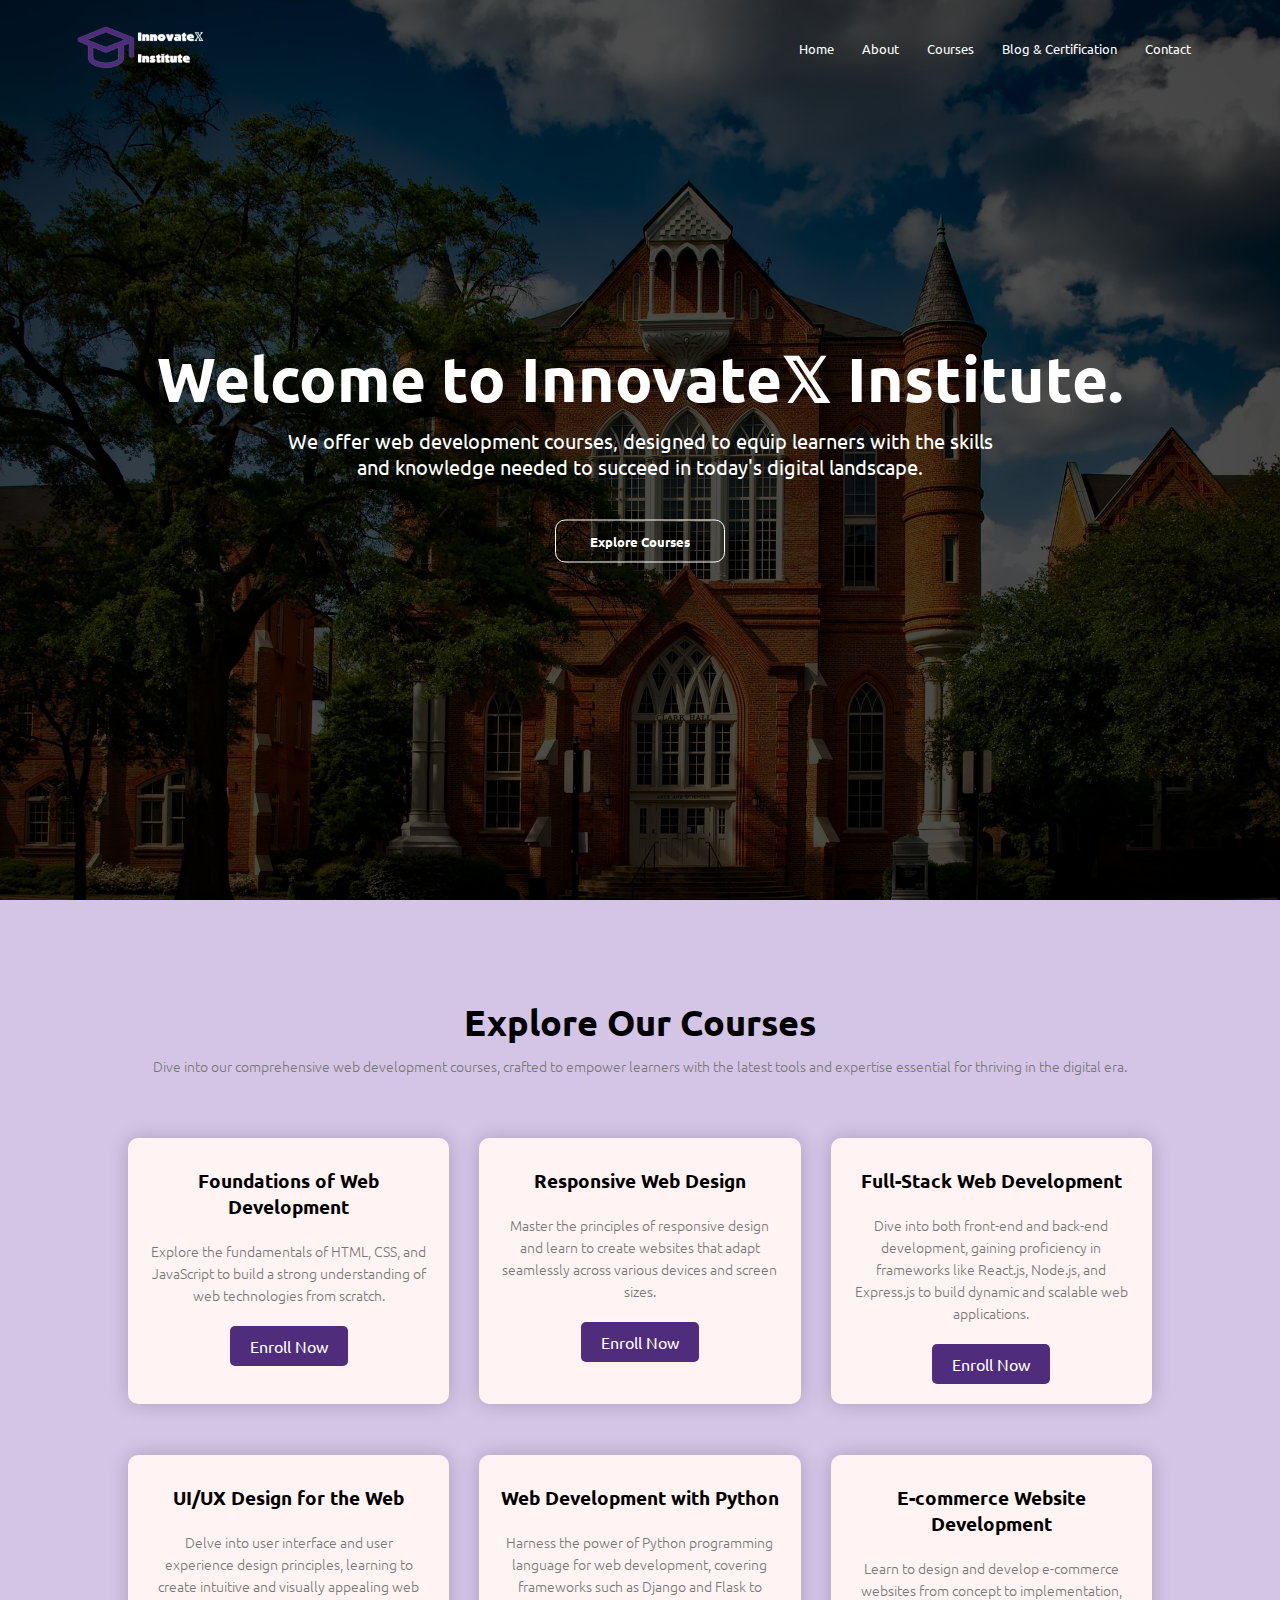
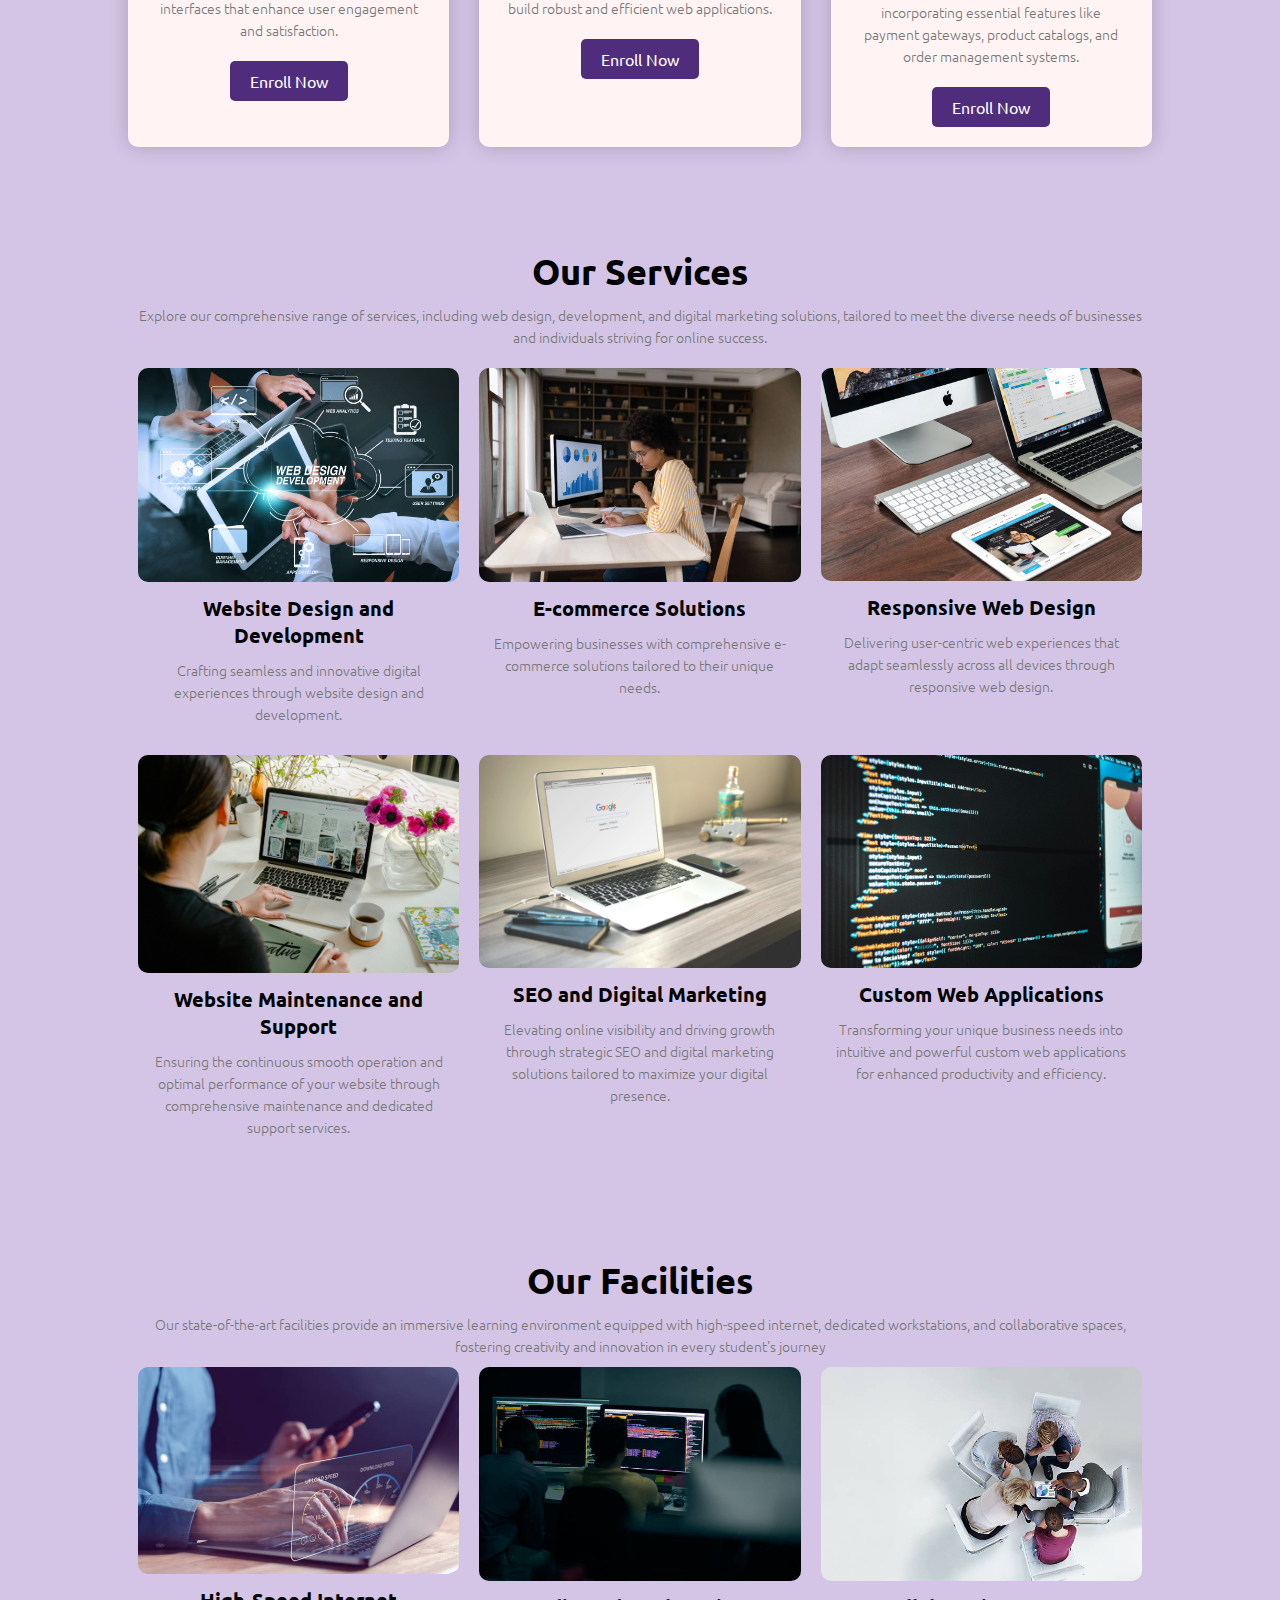
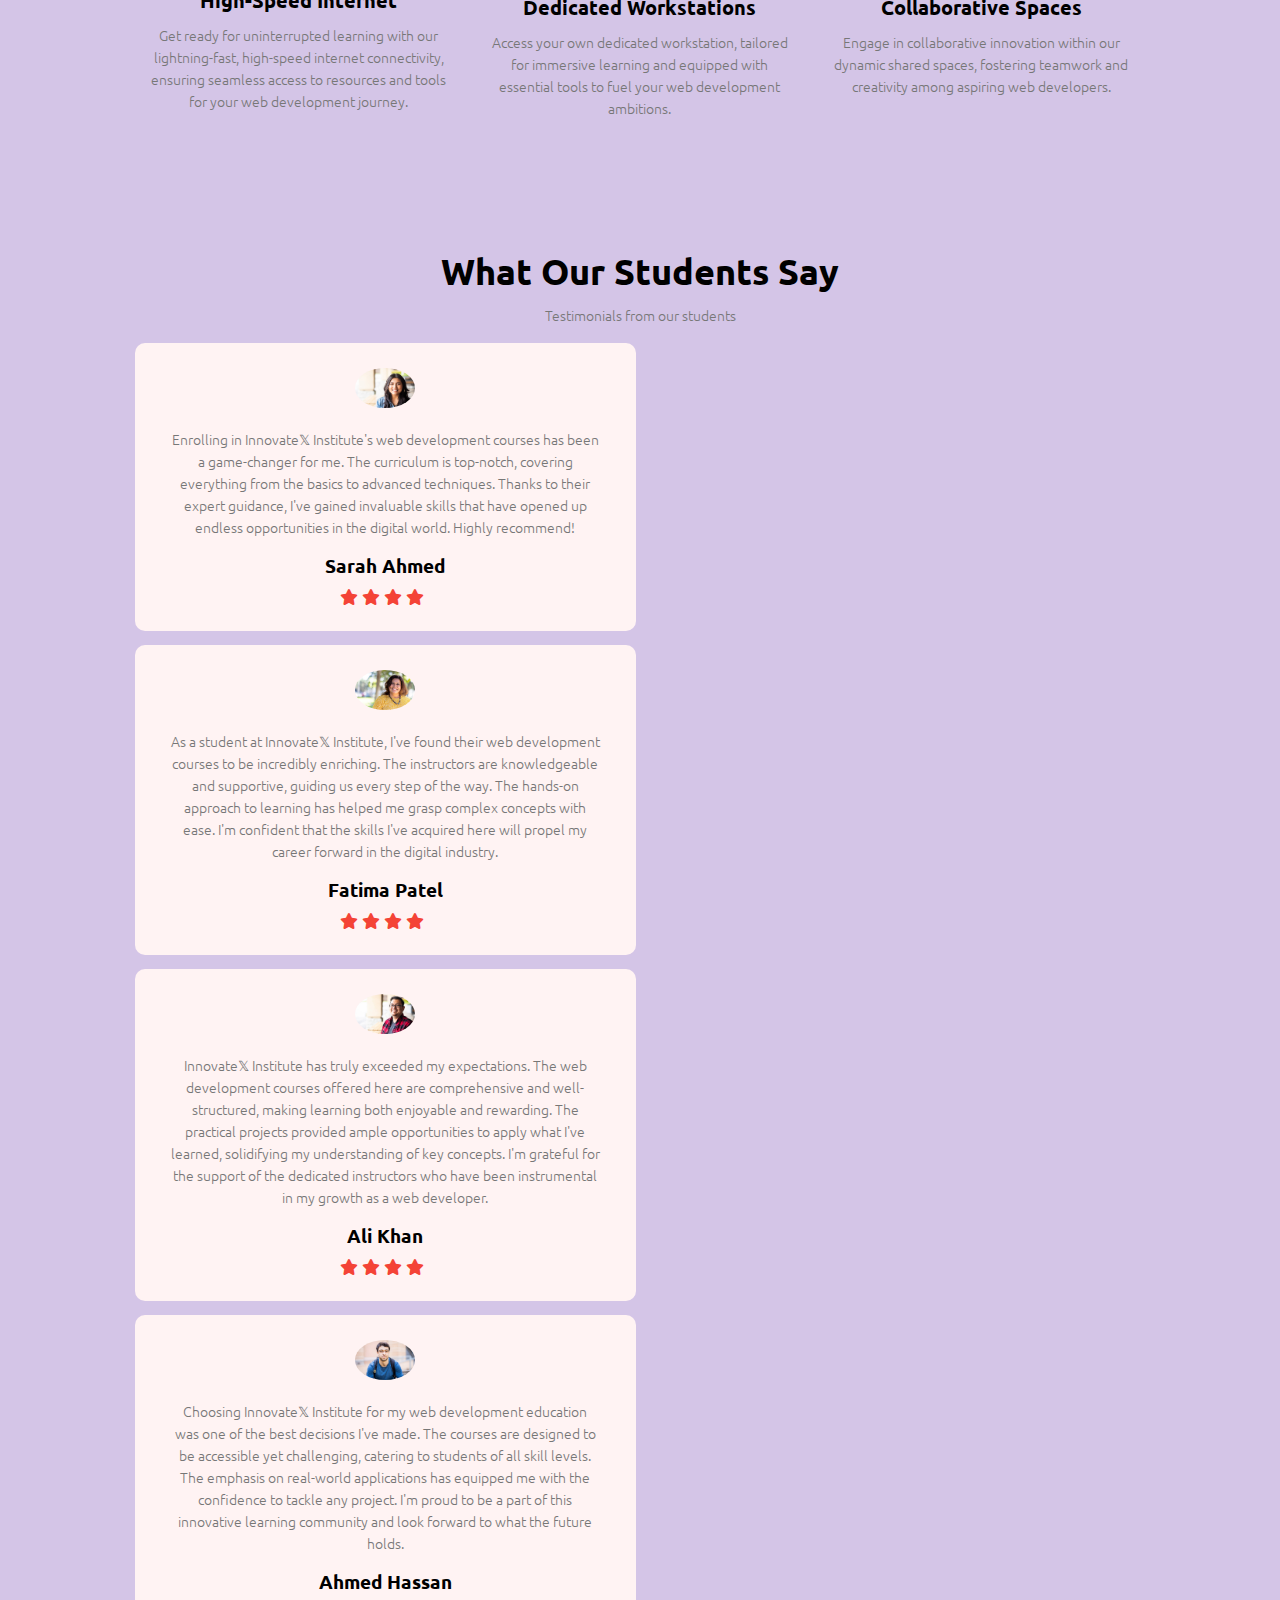
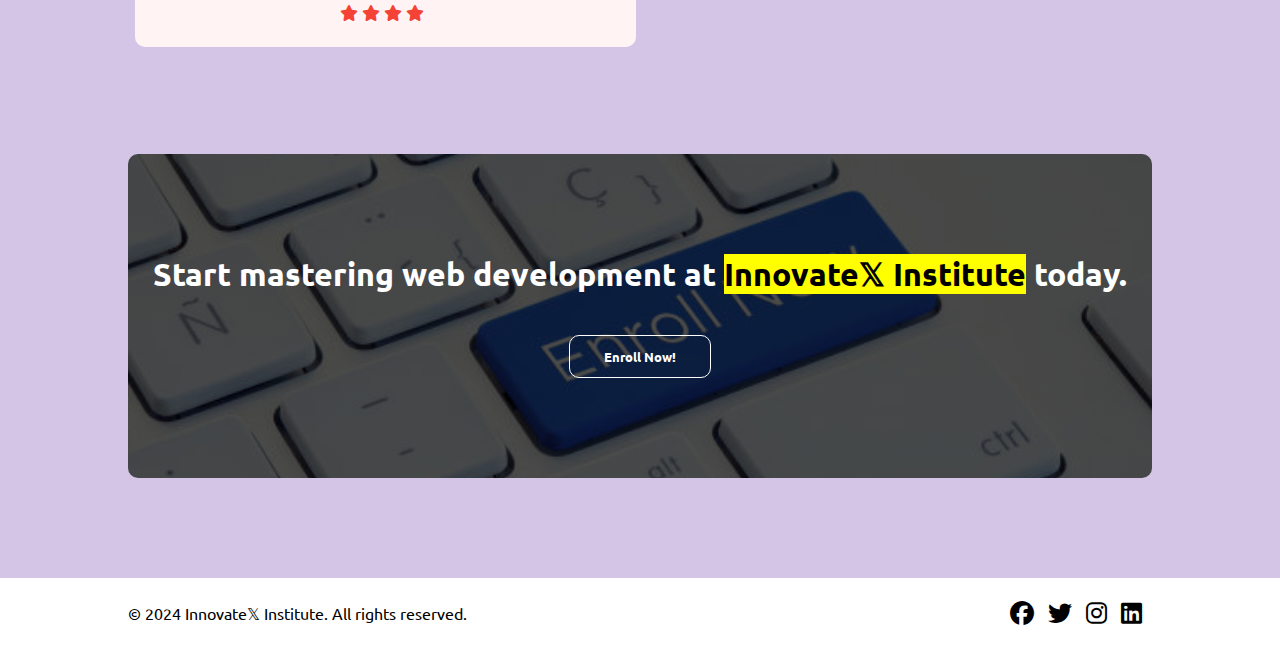
<file: index.html>
<!DOCTYPE html>
<html lang="en">

<head>
    <meta charset="UTF-8">
    <meta name="viewport" content="width=device-width, initial-scale=1.0">
    <title>Innovate𝕏 Institute</title>
    <!-- Favicon -->
    <link rel="shortcut icon" href="favicon.png" type="image/x-icon">
    <!-- CSS Only -->
    <link rel="stylesheet" href="style.css">
    <!-- Font Awesome -->
    <link rel="stylesheet" href="https://cdnjs.cloudflare.com/ajax/libs/font-awesome/6.5.1/css/all.min.css" />
</head>

<body>
    <!-- Header Section -->
    <section class="header">
        <nav>
            <a href="index.html"><img src="logo2.png" alt="Innovate𝕏 Institute"></a>
            <div class="nav-links" id="navLinks">
                <i class="fa fa-times" aria-hidden="true" onclick="hideMenu()" id="closeIcon"></i>
                <ul>
                    <li><a href="index.html">Home</a></li>
                    <li><a href="about.html">About</a></li>
                    <li><a href="courses.html">Courses</a></li>
                    <li><a href="blog.html">Blog & Certification</a></li>
                    <li><a href="contact.html">Contact</a></li>
                </ul>
            </div>
            <i class="fa fa-bars" aria-hidden="true" onclick="showMenu()" id="menuIcon"></i>
        </nav>
        <!-- Text - Box Section -->
        <div class="text-box">
            <h1>
                Welcome to Innovate𝕏 Institute.
            </h1>
            <p>We offer web development courses, designed to equip learners with the skills <br>
                and knowledge needed to succeed in today's digital landscape.</p>
            <a href="#course" class="hero-btn">Explore Courses</a>
        </div>
    </section>
    <!-- Course Section -->
    <section class="course" id="course">
        <h1>
            Explore Our Courses
        </h1>
        <p>Dive into our comprehensive web development courses, crafted to empower learners with the latest tools and
            expertise essential for thriving in the digital era.</p>
        <div class="row">
            <div class="course-col">
                <h3>Foundations of Web Development</h3>
                <p>Explore the fundamentals of HTML, CSS, and JavaScript to build a strong understanding of web
                    technologies from scratch.</p>
                <button class="course-button">Enroll Now</button>
            </div>
            <div class="course-col">
                <h3>Responsive Web Design</h3>
                <p>Master the principles of responsive design and learn to create websites that adapt seamlessly across
                    various devices and screen sizes.</p>
                <button class="course-button">Enroll Now</button>
            </div>
            <div class="course-col">
                <h3>Full-Stack Web Development</h3>
                <p>Dive into both front-end and back-end development, gaining proficiency in frameworks like React.js,
                    Node.js, and Express.js to build dynamic and scalable web applications.</p>
                <button class="course-button">Enroll Now</button>
            </div>
            <div class="course-col">
                <h3>UI/UX Design for the Web</h3>
                <p>Delve into user interface and user experience design principles, learning to create intuitive and
                    visually appealing web interfaces that enhance user engagement and satisfaction.</p>
                <button class="course-button">Enroll Now</button>
            </div>
            <div class="course-col">
                <h3>Web Development with Python</h3>
                <p>Harness the power of Python programming language for web development, covering frameworks such as
                    Django and Flask to build robust and efficient web applications.</p>
                <button class="course-button">Enroll Now</button>
            </div>
            <div class="course-col">
                <h3>E-commerce Website Development</h3>
                <p>Learn to design and develop e-commerce websites from concept to implementation, incorporating
                    essential features like payment gateways, product catalogs, and order management systems.</p>
                <button class="course-button">Enroll Now</button>
            </div>
        </div>
    </section>
    <!-- Services Section -->
    <section class="services">
        <h1>Our Services</h1>
        <p>Explore our comprehensive range of services, including web design, development, and digital marketing
            solutions, tailored to meet the diverse needs of businesses and individuals striving for online success.</p>
        <div class="row">
            <div class="service-col">
                <img src="Website Design and Development.jpg" alt="">
                <h3>Website Design and Development</h3>
                <p>Crafting seamless and innovative digital experiences through website design and development.</p>
            </div>
            <div class="service-col">
                <img src="E-commerce Solutions.jpg" alt="">
                <div class="layer">
                    <h3>E-commerce Solutions</h3>
                    <p>Empowering businesses with comprehensive e-commerce solutions tailored to their unique needs.</p>
                </div>
            </div>
            <div class="service-col">
                <img src="Responsive Web Design.jpg" alt="">
                <div class="layer">
                    <h3>Responsive Web Design</h3>
                    <p>Delivering user-centric web experiences that adapt seamlessly across all devices through
                        responsive web design.</p>
                </div>
            </div>
            <div class="service-col">
                <img src="Website Maintenance and Support.jpg" alt="">
                <div class="layer">
                    <h3>Website Maintenance and Support</h3>
                    <p>Ensuring the continuous smooth operation and optimal performance of your website through
                        comprehensive maintenance and dedicated support services.</p>
                </div>
            </div>
            <div class="service-col">
                <img src="SEO and Digital Marketing.jpg" alt="">
                <div class="layer">
                    <h3>SEO and Digital Marketing</h3>
                    <p>Elevating online visibility and driving growth through strategic SEO and digital marketing
                        solutions tailored to maximize your digital presence.</p>
                </div>
            </div>
            <div class="service-col">
                <img src="Custom Web Applications.jpg" alt="">
                <div class="layer">
                    <h3>Custom Web Applications</h3>
                    <p>Transforming your unique business needs into intuitive and powerful custom web applications for
                        enhanced productivity and efficiency.</p>
                </div>
            </div>
        </div>
    </section>
    <!-- Facilities Section -->
    <section class="facilities">
        <h1>Our Facilities</h1>
        <p>Our state-of-the-art facilities provide an immersive learning environment equipped with high-speed internet,
            dedicated workstations, and collaborative spaces, fostering creativity and innovation in every student's
            journey</p>
        <div class="row">
            <div class="facilities-col">
                <img src="High-Speed Internet.jpg" alt="Collaborative Spaces">
                <h3>High-Speed Internet</h3>
                <p>Get ready for uninterrupted learning with our lightning-fast, high-speed internet connectivity,
                    ensuring seamless access to resources and tools for your web development journey.</p>
            </div>
            <div class="facilities-col">
                <img src="Dedicated Workstations.jpg" alt="Collaborative Spaces">
                <h3>Dedicated Workstations</h3>
                <p>Access your own dedicated workstation, tailored for immersive learning and equipped with essential
                    tools to fuel your web development ambitions.</p>
            </div>
            <div class="facilities-col">
                <img src="Collaborative Spaces.jpg" alt="Collaborative Spaces">
                <h3>Collaborative Spaces</h3>
                <p>Engage in collaborative innovation within our dynamic shared spaces, fostering teamwork and
                    creativity among aspiring web developers.</p>
            </div>
        </div>
    </section>
    <!-- Testimonial Section -->
    <section class="testimonials">
        <h1>What Our Students Say</h1>
        <p>Testimonials from our students</p>
        <div class="row">
            <div class="testimonial-col">
                <img src="user 1.jpg" alt="">
                <div>
                    <p>Enrolling in Innovate𝕏 Institute's web development courses has been a game-changer for me. The
                        curriculum is top-notch, covering everything from the basics to advanced techniques. Thanks to
                        their expert guidance, I've gained invaluable skills that have opened up endless opportunities
                        in the digital world. Highly recommend!</p>
                    <h3>Sarah Ahmed</h3>
                    <i class="fa fa-star" aria-hidden="true"></i>
                    <i class="fa fa-star" aria-hidden="true"></i>
                    <i class="fa fa-star" aria-hidden="true"></i>
                    <i class="fa fa-star" aria-hidden="true"></i>
                </div>
            </div>
            <div class="testimonial-col">
                <img src="user 2.jpg" alt="">
                <div>
                    <p>As a student at Innovate𝕏 Institute, I've found their web development courses to be incredibly
                        enriching. The instructors are knowledgeable and supportive, guiding us every step of the way.
                        The hands-on approach to learning has helped me grasp complex concepts with ease. I'm confident
                        that the skills I've acquired here will propel my career forward in the digital industry.</p>
                    <h3>Fatima Patel</h3>
                    <i class="fa fa-star" aria-hidden="true"></i>
                    <i class="fa fa-star" aria-hidden="true"></i>
                    <i class="fa fa-star" aria-hidden="true"></i>
                    <i class="fa fa-star" aria-hidden="true"></i>
                </div>
            </div>
            <div class="testimonial-col">
                <img src="user 3.jpg" alt="">
                <div>
                    <p>Innovate𝕏 Institute has truly exceeded my expectations. The web development courses offered here
                        are comprehensive and well-structured, making learning both enjoyable and rewarding. The
                        practical projects provided ample opportunities to apply what I've learned, solidifying my
                        understanding of key concepts. I'm grateful for the support of the dedicated instructors who
                        have been instrumental in my growth as a web developer.</p>
                    <h3>Ali Khan</h3>
                    <i class="fa fa-star" aria-hidden="true"></i>
                    <i class="fa fa-star" aria-hidden="true"></i>
                    <i class="fa fa-star" aria-hidden="true"></i>
                    <i class="fa fa-star" aria-hidden="true"></i>
                </div>
            </div>
            <div class="testimonial-col">
                <img src="user 4.jpg" alt="">
                <div>
                    <p>Choosing Innovate𝕏 Institute for my web development education was one of the best decisions I've
                        made. The courses are designed to be accessible yet challenging, catering to students of all
                        skill levels. The emphasis on real-world applications has equipped me with the confidence to
                        tackle any project. I'm proud to be a part of this innovative learning community and look
                        forward to what the future holds.</p>
                    <h3>Ahmed Hassan</h3>
                    <i class="fa fa-star" aria-hidden="true"></i>
                    <i class="fa fa-star" aria-hidden="true"></i>
                    <i class="fa fa-star" aria-hidden="true"></i>
                    <i class="fa fa-star" aria-hidden="true"></i>
                </div>
            </div>
        </div>
    </section>
    <!-- Call To Action Section -->
    <section class="cta">
        <h1>Start mastering web development at <mark>Innovate𝕏 Institute</mark> today.</h1>
        <a href="" class="hero-btn">Enroll Now!</a>
    </section>
    <!-- Footer Section -->
    <footer class="footer">
        <div class="footer-content">
            <p>&copy; 2024 Innovate𝕏 Institute. All rights reserved.</p>
            <div class="social-icons">
                <a href="#"><i class="fab fa-facebook"></i></a>
                <a href="#"><i class="fab fa-twitter"></i></a>
                <a href="#"><i class="fab fa-instagram"></i></a>
                <a href="#"><i class="fab fa-linkedin"></i></a>
            </div>
        </div>
    </footer>
    <!-- JavaScript Code For Toggle Menu -->
    <script src="script.js"></script>
</body>

</html>
</file>
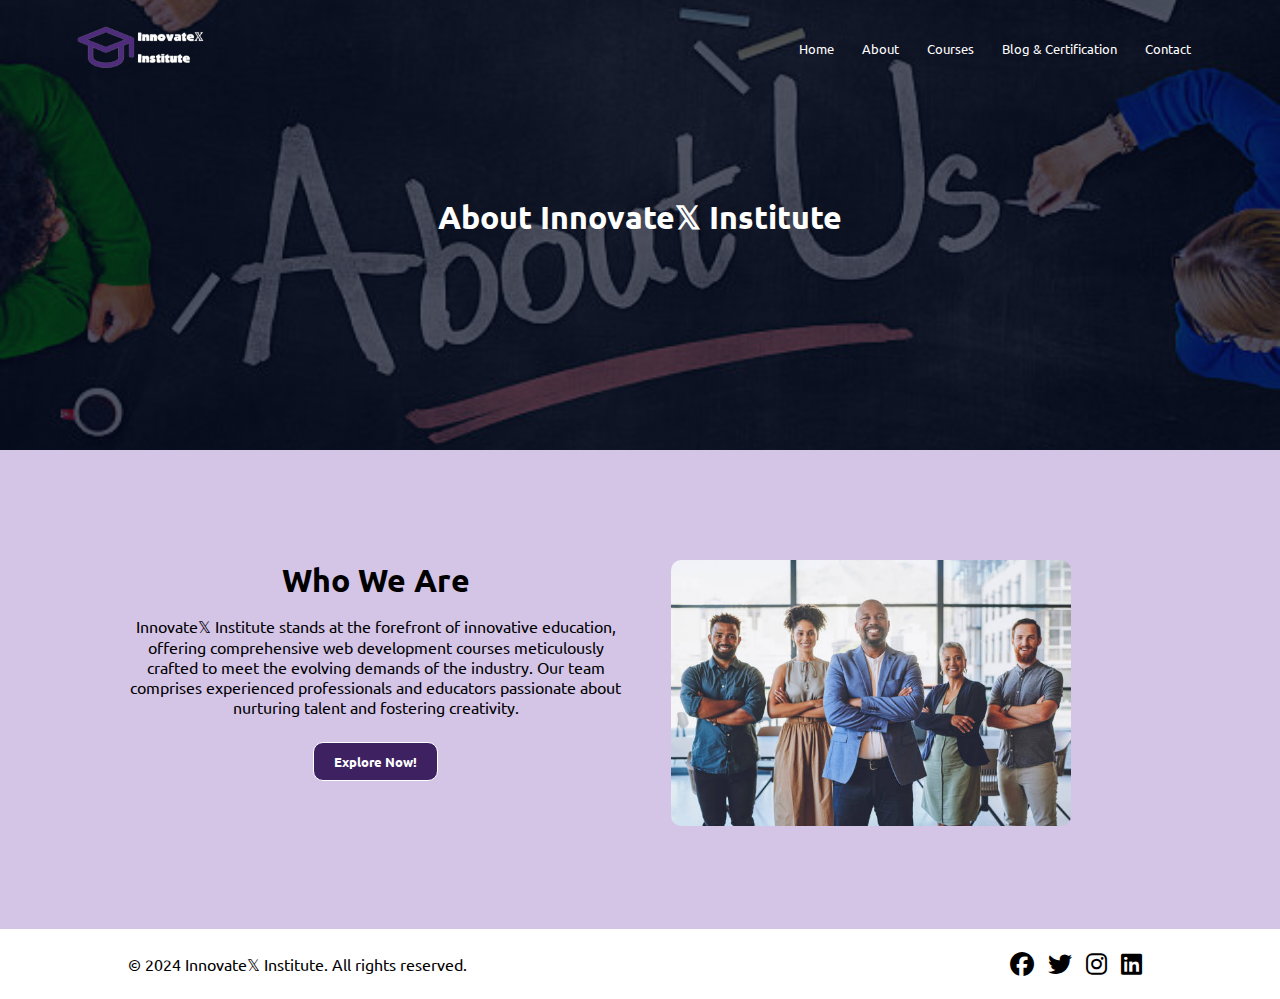
<file: about.html>
<!DOCTYPE html>
<html lang="en">

<head>
    <meta charset="UTF-8">
    <meta name="viewport" content="width=device-width, initial-scale=1.0">
    <title>Innovate𝕏 Institute - About</title>
    <!-- Favicon -->
    <link rel="shortcut icon" href="favicon.png" type="image/x-icon">
    <!-- CSS Only -->
    <link rel="stylesheet" href="style.css">
    <!-- Font Awesome -->
    <link rel="stylesheet" href="https://cdnjs.cloudflare.com/ajax/libs/font-awesome/6.5.1/css/all.min.css" />
</head>

<body>
    <!-- Header Section -->
    <section class="sub-header">
        <nav>
            <a href="index.html"><img src="logo2.png" alt="Innovate𝕏 Institute"></a>
            <div class="nav-links" id="navLinks">
                <i class="fa fa-times" aria-hidden="true" onclick="hideMenu()" id="closeIcon"></i>
                <ul>
                    <li><a href="index.html">Home</a></li>
                    <li><a href="about.html">About</a></li>
                    <li><a href="courses.html">Courses</a></li>
                    <li><a href="blog.html">Blog & Certification</a></li>
                    <li><a href="contact.html">Contact</a></li>
                </ul>
            </div>
            <i class="fa fa-bars" aria-hidden="true" onclick="showMenu()" id="menuIcon"></i>
        </nav>
        <h1>About Innovate𝕏 Institute</h1>
    </section>
    <!-- About Us Content -->
    <section class="about-us">
        <div class="row">
            <div class="about-col">
                <h1>Who We Are</h1>
                <p>Innovate𝕏 Institute stands at the forefront of innovative education, offering comprehensive web
                    development courses meticulously crafted to meet the evolving demands of the industry. Our team
                    comprises experienced professionals and educators passionate about nurturing talent and fostering
                    creativity.</p>
                <a href="" class="hero-btn red-btn">Explore Now!</a>
            </div>
            <div class="about-col">
                <img src="who we are.jpg" alt="">
            </div>
        </div>
    </section>
    <!-- Footer Section -->
    <footer class="footer">
        <div class="footer-content">
            <p>&copy; 2024 Innovate𝕏 Institute. All rights reserved.</p>
            <div class="social-icons">
                <a href="#"><i class="fab fa-facebook"></i></a>
                <a href="#"><i class="fab fa-twitter"></i></a>
                <a href="#"><i class="fab fa-instagram"></i></a>
                <a href="#"><i class="fab fa-linkedin"></i></a>
            </div>
        </div>
    </footer>
    <!-- JavaScript Code For Toggle Menu -->
    <script src="script.js"></script>
</body>

</html>
</file>
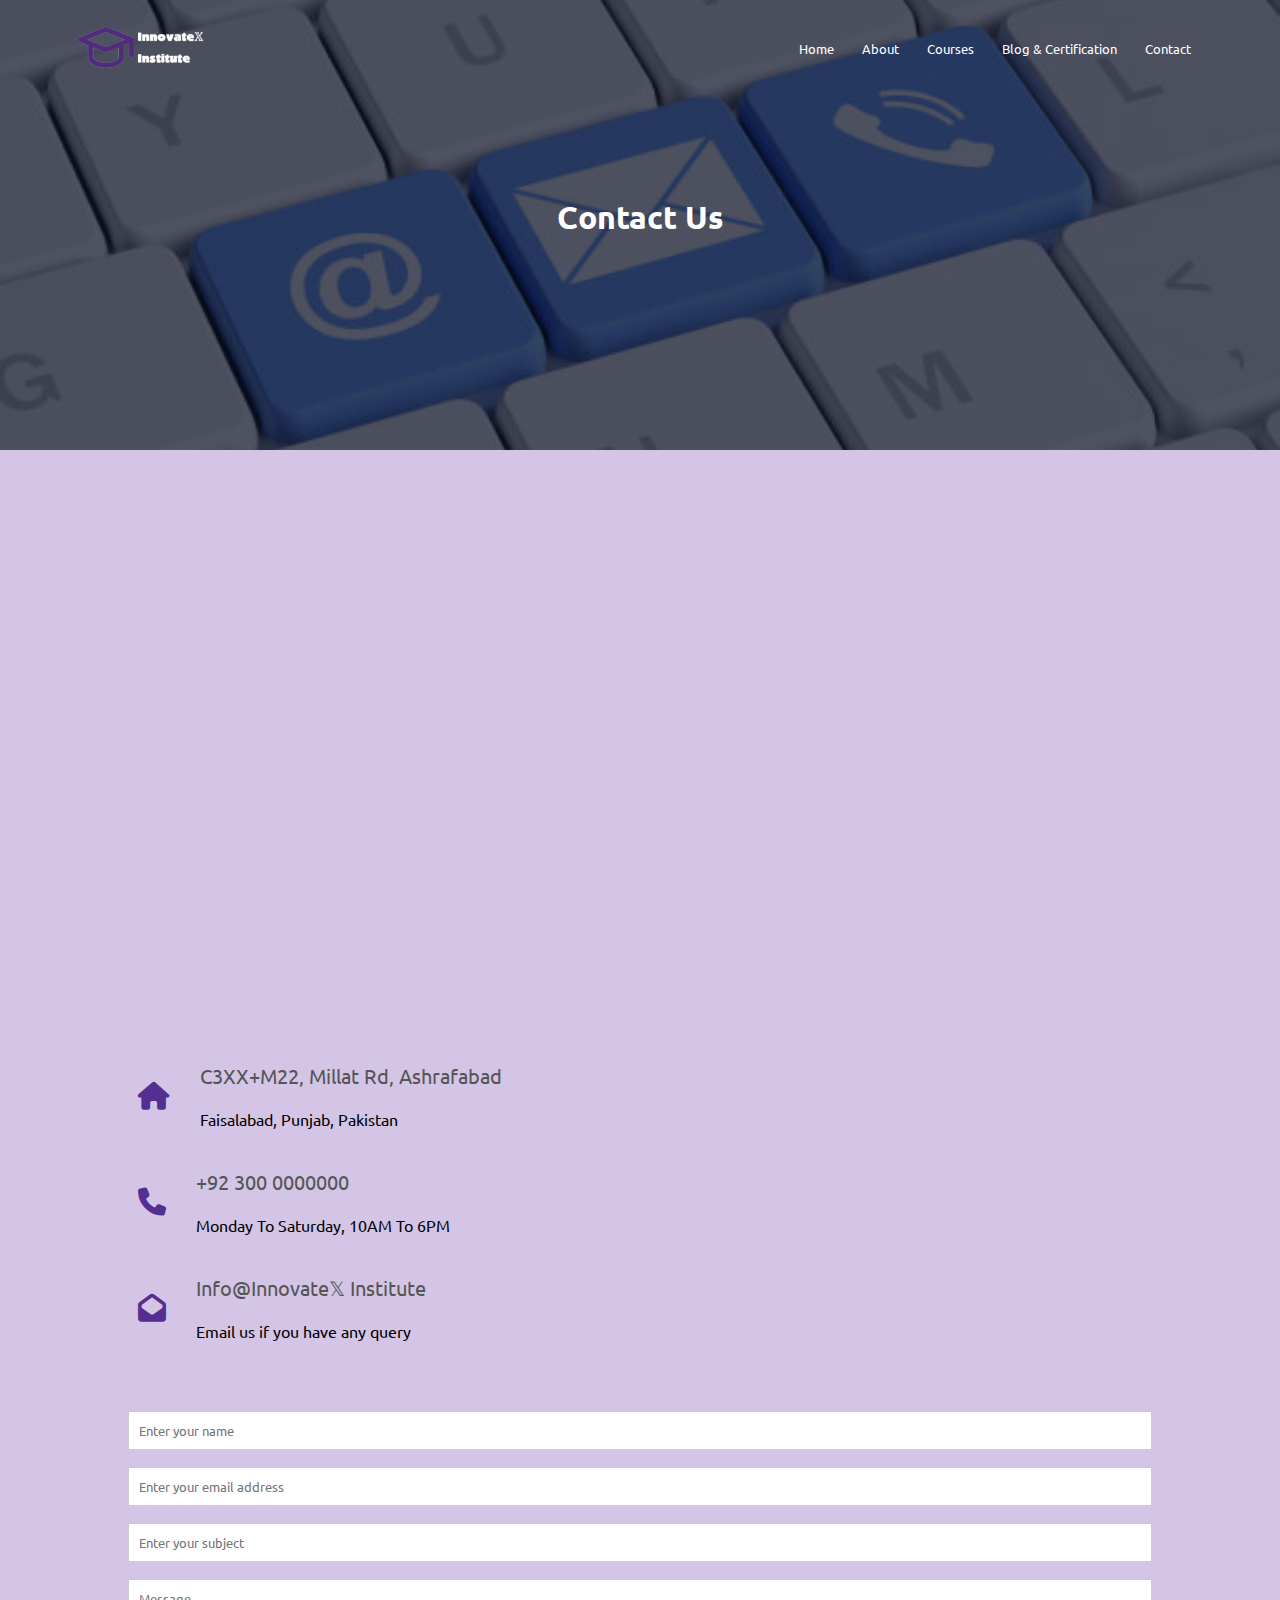
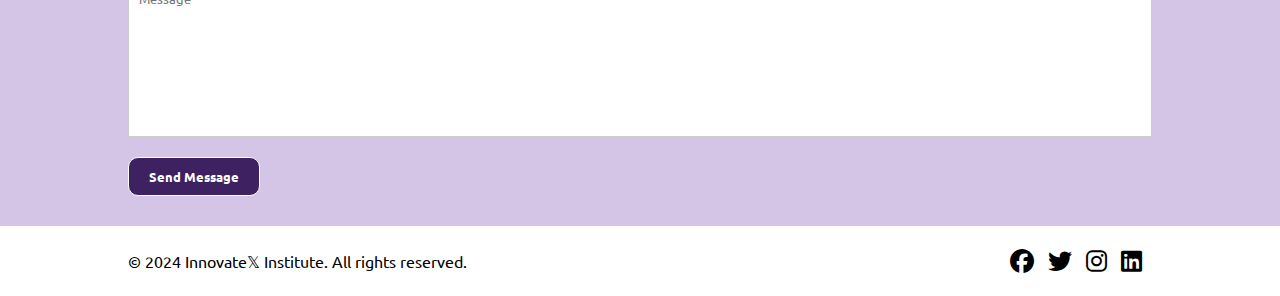
<file: contact.html>
<!DOCTYPE html>
<html lang="en">

<head>
    <meta charset="UTF-8">
    <meta name="viewport" content="width=device-width, initial-scale=1.0">
    <title>Innovate𝕏 Institute - Courses</title>
    <!-- Favicon -->
    <link rel="shortcut icon" href="favicon.png" type="image/x-icon">
    <!-- CSS Only -->
    <link rel="stylesheet" href="style.css">
    <!-- Font Awesome -->
    <link rel="stylesheet" href="https://cdnjs.cloudflare.com/ajax/libs/font-awesome/6.5.1/css/all.min.css" />
</head>

<body>
    <!-- Header Section -->
    <section class="sub-header3">
        <nav>
            <a href="index.html"><img src="logo2.png" alt="Innovate𝕏 Institute"></a>
            <div class="nav-links" id="navLinks">
                <i class="fa fa-times" aria-hidden="true" onclick="hideMenu()" id="closeIcon"></i>
                <ul>
                    <li><a href="index.html">Home</a></li>
                    <li><a href="about.html">About</a></li>
                    <li><a href="courses.html">Courses</a></li>
                    <li><a href="blog.html">Blog & Certification</a></li>
                    <li><a href="contact.html">Contact</a></li>
                </ul>
            </div>
            <i class="fa fa-bars" aria-hidden="true" onclick="showMenu()" id="menuIcon"></i>
        </nav>
        <h1>Contact Us</h1>
    </section>
    <!-- Contact Us Section -->
    <section class="location">
        <iframe
            src="https://www.google.com/maps/embed?pb=!1m18!1m12!1m3!1d3403.7283983088346!2d73.09493207442176!3d31.449143350659764!2m3!1f0!2f0!3f0!3m2!1i1024!2i768!4f13.1!3m3!1m2!1s0x39226999dcda2abf%3A0x36f41095dbf1dd38!2sMillat%20Chowk!5e0!3m2!1sen!2s!4v1713505026338!5m2!1sen!2s"
            width="600" height="450" style="border:0;" allowfullscreen="" loading="lazy"
            referrerpolicy="no-referrer-when-downgrade"></iframe>
    </section>
    <section class="contact-us">
        <div class="row">
            <div class="contact-col">
                <div>
                    <i class="fa fa-home" aria-hidden="true"></i>
                    <span>
                        <h5>C3XX+M22, Millat Rd, Ashrafabad</h5>
                        <p>Faisalabad, Punjab, Pakistan</p>
                    </span>
                </div>
                <div>
                    <i class="fa fa-phone" aria-hidden="true"></i>
                    <span>
                        <h5>
                            +92 300 0000000
                        </h5>
                        <p>Monday To Saturday, 10AM To 6PM</p>
                    </span>
                </div>
                <div>
                    <i class="fa fa-envelope-open" aria-hidden="true"></i>
                    <span>
                        <h5>Info@Innovate𝕏 Institute</h5>
                        <p>Email us if you have any query</p>
                    </span>
                </div>
            </div>
            <div class="contact-col">
                <form action="#" method="post">
                    <input type="text" name="name" placeholder="Enter your name" required>
                    <input type="email" name="emai" placeholder="Enter your email address" required>
                    <input type="text" name="subject" placeholder="Enter your subject" required>
                    <textarea rows="8" name="message" placeholder="Message" required></textarea>
                    <button type="submit" class="hero-btn red-btn">Send Message</button>
                </form>
            </div>
        </div>
    </section>
    <!-- Footer Section -->
    <footer class="footer">
        <div class="footer-content">
            <p>&copy; 2024 Innovate𝕏 Institute. All rights reserved.</p>
            <div class="social-icons">
                <a href="#"><i class="fab fa-facebook"></i></a>
                <a href="#"><i class="fab fa-twitter"></i></a>
                <a href="#"><i class="fab fa-instagram"></i></a>
                <a href="#"><i class="fab fa-linkedin"></i></a>
            </div>
        </div>
    </footer>
    <!-- JavaScript Code For Toggle Menu -->
    <script src="script.js"></script>
</body>

</html>
</file>
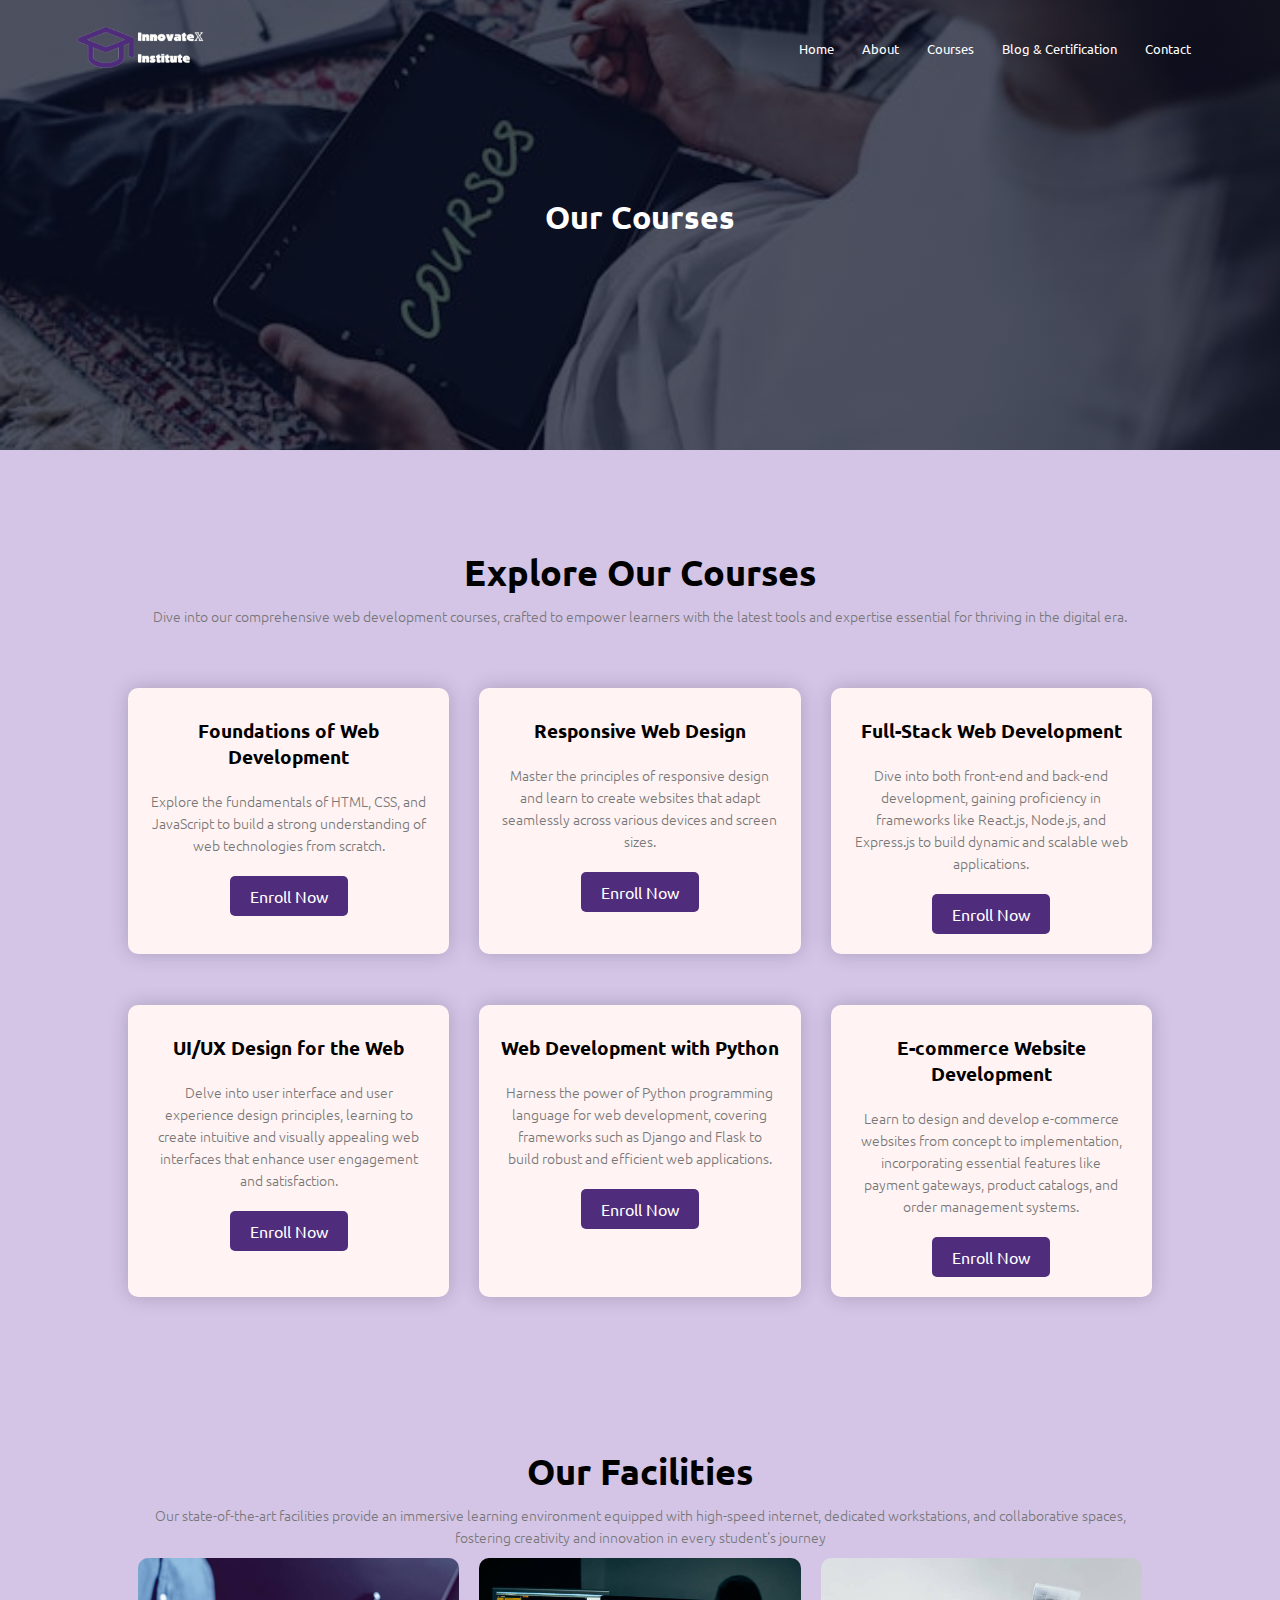
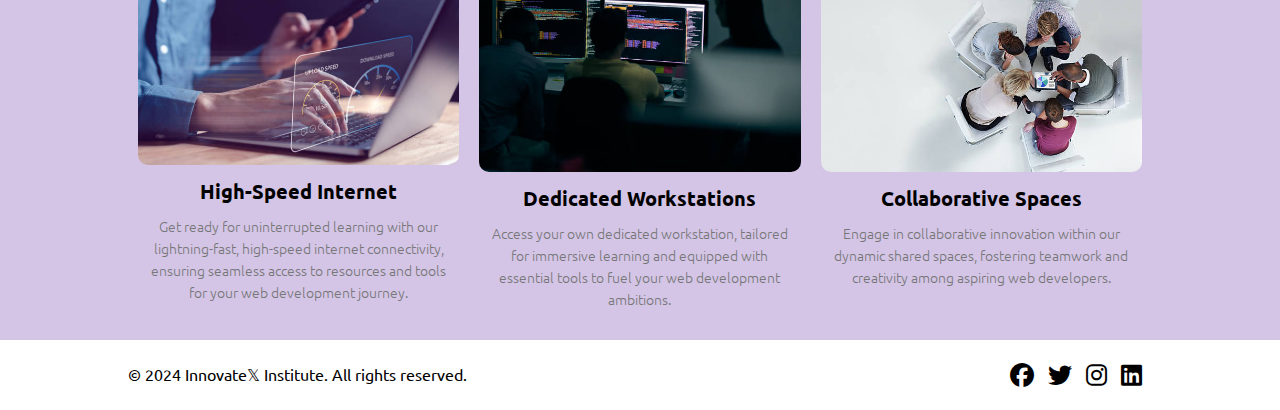
<file: courses.html>
<!DOCTYPE html>
<html lang="en">

<head>
    <meta charset="UTF-8">
    <meta name="viewport" content="width=device-width, initial-scale=1.0">
    <title>Innovate𝕏 Institute - Courses</title>
    <!-- Favicon -->
    <link rel="shortcut icon" href="favicon.png" type="image/x-icon">
    <!-- CSS Only -->
    <link rel="stylesheet" href="style.css">
    <!-- Font Awesome -->
    <link rel="stylesheet" href="https://cdnjs.cloudflare.com/ajax/libs/font-awesome/6.5.1/css/all.min.css" />
</head>

<body>
    <!-- Header Section -->
    <section class="sub-header1">
        <nav>
            <a href="index.html"><img src="logo2.png" alt="Innovate𝕏 Institute"></a>
            <div class="nav-links" id="navLinks">
                <i class="fa fa-times" aria-hidden="true" onclick="hideMenu()" id="closeIcon"></i>
                <ul>
                    <li><a href="index.html">Home</a></li>
                    <li><a href="about.html">About</a></li>
                    <li><a href="courses.html">Courses</a></li>
                    <li><a href="blog.html">Blog & Certification</a></li>
                    <li><a href="contact.html">Contact</a></li>
                </ul>
            </div>
            <i class="fa fa-bars" aria-hidden="true" onclick="showMenu()" id="menuIcon"></i>
        </nav>
        <h1>Our Courses</h1>
    </section>
    <!-- Course Section -->
    <section class="course" id="course">
        <h1>
            Explore Our Courses
        </h1>
        <p>Dive into our comprehensive web development courses, crafted to empower learners with the latest tools and
            expertise essential for thriving in the digital era.</p>
        <div class="row">
            <div class="course-col">
                <h3>Foundations of Web Development</h3>
                <p>Explore the fundamentals of HTML, CSS, and JavaScript to build a strong understanding of web
                    technologies from scratch.</p>
                <button class="course-button">Enroll Now</button>
            </div>
            <div class="course-col">
                <h3>Responsive Web Design</h3>
                <p>Master the principles of responsive design and learn to create websites that adapt seamlessly across
                    various devices and screen sizes.</p>
                <button class="course-button">Enroll Now</button>
            </div>
            <div class="course-col">
                <h3>Full-Stack Web Development</h3>
                <p>Dive into both front-end and back-end development, gaining proficiency in frameworks like React.js,
                    Node.js, and Express.js to build dynamic and scalable web applications.</p>
                <button class="course-button">Enroll Now</button>
            </div>
            <div class="course-col">
                <h3>UI/UX Design for the Web</h3>
                <p>Delve into user interface and user experience design principles, learning to create intuitive and
                    visually appealing web interfaces that enhance user engagement and satisfaction.</p>
                <button class="course-button">Enroll Now</button>
            </div>
            <div class="course-col">
                <h3>Web Development with Python</h3>
                <p>Harness the power of Python programming language for web development, covering frameworks such as
                    Django and Flask to build robust and efficient web applications.</p>
                <button class="course-button">Enroll Now</button>
            </div>
            <div class="course-col">
                <h3>E-commerce Website Development</h3>
                <p>Learn to design and develop e-commerce websites from concept to implementation, incorporating
                    essential features like payment gateways, product catalogs, and order management systems.</p>
                <button class="course-button">Enroll Now</button>
            </div>
        </div>
    </section>
    <!-- Facilities Section -->
    <section class="facilities">
        <h1>Our Facilities</h1>
        <p>Our state-of-the-art facilities provide an immersive learning environment equipped with high-speed internet,
            dedicated workstations, and collaborative spaces, fostering creativity and innovation in every student's
            journey</p>
        <div class="row">
            <div class="facilities-col">
                <img src="High-Speed Internet.jpg" alt="Collaborative Spaces">
                <h3>High-Speed Internet</h3>
                <p>Get ready for uninterrupted learning with our lightning-fast, high-speed internet connectivity,
                    ensuring seamless access to resources and tools for your web development journey.</p>
            </div>
            <div class="facilities-col">
                <img src="Dedicated Workstations.jpg" alt="Collaborative Spaces">
                <h3>Dedicated Workstations</h3>
                <p>Access your own dedicated workstation, tailored for immersive learning and equipped with essential
                    tools to fuel your web development ambitions.</p>
            </div>
            <div class="facilities-col">
                <img src="Collaborative Spaces.jpg" alt="Collaborative Spaces">
                <h3>Collaborative Spaces</h3>
                <p>Engage in collaborative innovation within our dynamic shared spaces, fostering teamwork and
                    creativity among aspiring web developers.</p>
            </div>
        </div>
    </section>
    <!-- Footer Section -->
    <footer class="footer">
        <div class="footer-content">
            <p>&copy; 2024 Innovate𝕏 Institute. All rights reserved.</p>
            <div class="social-icons">
                <a href="#"><i class="fab fa-facebook"></i></a>
                <a href="#"><i class="fab fa-twitter"></i></a>
                <a href="#"><i class="fab fa-instagram"></i></a>
                <a href="#"><i class="fab fa-linkedin"></i></a>
            </div>
        </div>
    </footer>
    <!-- JavaScript Code For Toggle Menu -->
    <script src="script.js"></script>
</body>

</html>
</file>
<file: style.css>
/* Fonts from Google Fonts */
@import url('https://fonts.googleapis.com/css2?family=Baloo+Bhai+2:wght@400..800&family=Itim&family=Madimi+One&family=Poppins:ital,wght@0,100;0,200;0,300;0,400;0,500;0,600;0,700;0,800;0,900;1,100;1,200;1,300;1,400;1,500;1,600;1,700;1,800;1,900&family=Ubuntu:ital,wght@0,300;0,400;0,500;0,700;1,300;1,400;1,500;1,700&display=swap');

/* Resetting default margin and padding */
* {
    margin: 0;
    padding: 0;
    /* Default font family */
    font-family: "Ubuntu", sans-serif;
    /* scroll-behavior */
    scroll-behavior: smooth;
}

body {
    background-color: #d4c5e7;

}

/* Header Section*/
.header {
    background-image: linear-gradient(rgba(0, 0, 0, 0.7), rgba(0, 0, 0, 0.7)), url(banner.jpg);
    min-height: 100vh;
    width: 100%;
    background-position: center;
    background-size: cover;
    position: relative;
}

nav img {
    width: 10vw;
}

nav {
    display: flex;
    justify-content: space-between;
    align-items: center;
    padding: 2% 6%;
}

.nav-links {
    flex: 1;
    text-align: right;
}

.nav-links ul li {
    list-style-type: none;
    display: inline-block;
    padding: 8px 12px;
    position: relative;
}

.nav-links ul li a {
    text-decoration: none;
    color: #fff;
    font-size: 13px;
}

.nav-links ul li::after {
    content: "";
    background-color: #502c7c;
    display: block;
    width: 0%;
    height: 3px;
    margin: auto;
    transition: all 0.5s ease;
}

.nav-links ul li:hover::after {
    width: 100%;
    cursor: pointer;
}

/* Text - Box Section */
.text-box {
    width: 90%;
    color: #fff;
    position: absolute;
    top: 50%;
    left: 50%;
    transform: translate(-50%, -50%);
    text-align: center;
}

.text-box h1 {
    font-size: 62px;
}

.text-box p {
    margin: 10px 0 40px;
    font-size: 20px;
    color: #fff;
}

.hero-btn {
    display: inline-block;
    text-decoration: none;
    color: #fff;
    border: 1px solid #fff;
    border-radius: 10px;
    padding: 12px 34px;
    font-size: 13px;
    font-weight: bold;
    background: transparent;
    position: relative;
    cursor: pointer;
    transition: all 0.3s ease;
}

.hero-btn:hover {
    background: #502c7c;
}

/* FontAwesome Icon */
nav .fa {
    display: none;
}

/* Responsive Styles For Header Section*/
@media screen and (max-width:700px) {

    /* Responsive Header Style */
    nav img {
        width: 30vw;
    }

    .nav-links ul li {
        display: block;
    }

    .nav-links ul {
        padding: 30px;
    }

    .nav-links {
        position: fixed;
        background-color: #502c7c;
        height: 100vh;
        width: 200px;
        top: 0px;
        right: -200px;
        text-align: left;
        z-index: 2;
        transition: 1s;
    }


    /* FontAwesome Icon */
    nav .fa {
        display: block;
        color: white;
        margin: 10px;
        font-size: 20px;
        cursor: pointer;
    }

    /* Responsive Text-Box */
    .text-box h1 {
        font-size: 20px;
    }
}

/* Courses Section */
.course {
    width: 80%;
    margin: auto;
    text-align: center;
    padding-top: 100px;
}

.course h1 {
    font-size: 36px;
    font-weight: 600;
}

.course p {
    color: #777;
    font-size: 14px;
    font-weight: 300;
    line-height: 22px;
    padding: 10px;
}

.course .row .course-col h3 {
    text-align: center;
    font-weight: 600;
    margin: 10px 0;
}

.course .row {
    margin-top: 5%;
    display: flex;
    justify-content: space-between;
    flex-wrap: wrap;
}

.course .row .course-col {
    flex-basis: calc(33.33% - 20px);
    background-color: #fff3f3;
    border-radius: 10px;
    margin-bottom: 5%;
    padding: 20px 12px;
    box-sizing: border-box;
    box-shadow: 0 0 20px 0px rgba(0, 0, 0, 0.2);
}

.course .row .course-col .course-button {
    display: inline-block;
    padding: 10px 20px;
    background-color: #502c7c;
    color: white;
    border: none;
    border-radius: 5px;
    cursor: pointer;
    font-size: 16px;
    text-align: center;
    text-decoration: none;
    margin-top: 10px;
    transition: 0.3s;
}

.course .row .course-col .course-button:hover {
    background-color: #3e2160;
}

/* Responsive Styles For Cources Section */
@media (max-width: 767px) {
    .course .row .course-col {
        flex-basis: 100%;
    }
}

/* Services Section */
.services {
    width: 80%;
    margin: auto;
    text-align: center;
    padding-top: 50px;
}

.services h1 {
    font-size: 36px;
    font-weight: 600;
}

.services p {
    color: #777;
    font-size: 14px;
    font-weight: 300;
    line-height: 22px;
    padding: 10px;
}

.service-col {
    display: inline-block;
    width: calc(100% / 3 - 20px);
    margin: 10px 10px;
}

.service-col img {
    width: 100%;
    height: auto;
    border-radius: 10px;
}

.service-col h3 {
    margin-top: 10px;
    font-weight: 600;
    font-size: 20px;
}

/* Responsive Styles For Services Section */
@media only screen and (max-width: 768px) {
    .service-col {
        flex-basis: 50%;
    }
}

@media only screen and (max-width: 576px) {
    .service-col {
        flex-basis: 100%;
    }
}


/* Facilities Section */
.facilities {
    width: 80%;
    text-align: center;
    padding-top: 100px;
    margin: auto;
}

.facilities h1 {
    font-size: 36px;
    font-weight: 600;
}

.facilities p {
    color: #777;
    font-size: 14px;
    font-weight: 300;
    line-height: 22px;
    padding: 10px;
}

.row {
    display: flex;
    flex-wrap: wrap;
}

.facilities-col {
    flex: 1;
    padding: 0 10px;
    text-align: center;
    margin-bottom: 20px;
}

.facilities-col img {
    max-width: 100%;
    height: auto;
    border-radius: 10px;
}

.facilities-col h3 {
    margin-top: 10px;
    font-weight: 600;
    font-size: 20px;
}

/* Responsive Styles For Facilities Section */
@media only screen and (max-width: 768px) {
    .facilities-col {
        flex-basis: 50%;
    }
}

@media only screen and (max-width: 576px) {
    .facilities-col {
        flex-basis: 100%;
    }
}

/* Testimonials Section */
.testimonials {
    width: 80%;
    margin: auto;
    padding-top: 100px;
    text-align: center;
}

.testimonials h1 {
    font-size: 36px;
    font-weight: 600;
}

.testimonials p {
    color: #777;
    font-size: 14px;
    font-weight: 300;
    line-height: 22px;
    padding: 10px;
}

.testimonial-col {
    position: relative;
    flex-basis: 44%;
    border-radius: 10px;
    margin-bottom: 5%;
    margin: 7px;
    text-align: left;
    background-color: #fff3f3;
    padding: 25px;
    cursor: pointer;
    display: flex;
    flex-direction: column;

}

.testimonial-col img {
    height: 40px;
    margin: 0 auto 20px;

    border-radius: 50%;
}

.testimonial-col h3 {
    margin-top: 15px;
    text-align: center;

}

.testimonial-col p {
    padding: 0 10px;
    text-align: center;
}

.testimonial-col .fa {
    color: #f44336;
    margin: 10px auto 0;
    position: relative;
    left: 40%;
}

/* Responsive Styles For Testimonials Section */
@media only screen and (max-width: 768px) {
    .testimonial-col {
        flex-basis: 100%;
    }

    .testimonial-col .fa {
        color: #f44336;
        margin: 10px auto 0;
        position: relative;
        left: 30%;
    }
}

/* Call To Action Button */
.cta {
    margin: 100px auto;
    width: 80%;
    background-image: linear-gradient(rgba(0, 0, 0, 0.7), rgba(0, 0, 0, 0.7)), url(cta.jpg);
    background-position: center;
    background-size: cover;
    border-radius: 10px;
    text-align: center;
    padding: 100px 0;
}

.cta h1 {
    color: #fff;
    margin-bottom: 40px;
    padding: 0;
}

/* Footer Styles */
.footer {
    background-color: #fff;
    color: #000;
    text-align: center;
    padding: 20px 0;
}

.footer-content {
    max-width: 80%;
    margin: auto;
    display: flex;
    justify-content: space-between;
    align-items: center;
}

.footer-content p {
    margin: 0;
}

.social-icons a {
    color: #000;
    font-size: 24px;
    margin-right: 10px;
}

/* Adjustments for smaller screens */
@media only screen and (max-width: 768px) {
    .footer-content {
        flex-direction: column;
    }
}

/* About Us Page */
.sub-header {
    height: 50vh;
    width: 100%;
    background-image: linear-gradient(rgba(4, 9, 30, 0.7), rgba(4, 9, 30, 0.7)), url(about\ us.jpg);
    background-position: center;
    background-size: cover;
    text-align: center;
    color: #fff;
}

.sub-header h1 {
    margin-top: 100px;
}

.about-us {
    width: 80%;
    margin: auto;
    padding-top: 80px;
    padding-bottom: 50px;
    display: flex;
    flex-wrap: wrap;
    justify-content: center;
    align-items: center;
}

.about-col {
    flex-basis: 100%;
    padding: 30px 2px;
    text-align: center;
}

.about-col img {
    width: 100%;
    max-width: 400px;
    margin-bottom: 20px;
    border-radius: 10px;
}

.about-col h1 {
    padding-top: 0;
}

.about-col p {
    padding: 15px 0 25px;
}

.red-btn {
    border: 1px solid #fff;
    background-color: #3e2160;
    color: #fff;
    padding: 10px 20px;
    text-decoration: none;
    display: inline-block;
    transition: background-color 0.3s ease;
}

.red-btn:hover {
    background-color: #542f91;
}

@media only screen and (min-width: 768px) {
    .about-col {
        flex-basis: 48%;
    }
}

/* Our Course Page */
.sub-header1 {
    height: 50vh;
    width: 100%;
    background-image: linear-gradient(rgba(4, 9, 30, 0.7), rgba(4, 9, 30, 0.7)), url(course.jpeg);
    background-position: center;
    background-size: cover;
    text-align: center;
    color: #fff;
}

.sub-header1 h1 {
    margin-top: 100px;
}

/* Blog And Certification Page */
.sub-header2 {
    height: 50vh;
    width: 100%;
    background-image: linear-gradient(rgba(4, 9, 30, 0.7), rgba(4, 9, 30, 0.7)), url(certificate.jpeg);
    background-position: center;
    background-size: cover;
    text-align: center;
    color: #fff;
}

.sub-header2 h1 {
    margin-top: 100px;
}

/* Styles For Blog page */
.news {
    text-align: center;
}

.news .titletext {
    text-align: center;
    font-size: 2em;
    padding: 40px;
}

.news .titletext span {
    color: #3d8ab0;
}

.container {
    display: flex;
    flex-wrap: wrap;
    justify-content: center;
    margin-block: 2rem;
    gap: 2rem;
    background: var(--bg);
    border-radius: 20px;
    padding: 50px 0px;
}

img {
    max-width: 100%;
    object-fit: cover;
}

.card {
    display: flex;
    flex-direction: column;
    align-items: center;
    width: clamp(20rem, calc(20rem + 2vw), 22rem);
    overflow: hidden;
    box-shadow: 0 .1rem 1rem rgba(0, 0, 0, 0.1);
    border-radius: 1em;
    background: #fff;
}

.card__body {
    padding: 1rem;
    display: flex;
    flex-direction: column;
    gap: .5rem;
}


.tag {
    align-self: flex-start;
    padding: .25em .75em;
    border-radius: 1em;
    font-size: .75rem;
    background: var(--secondary);
    color: #fff;
}

.tag+.tag {
    margin-left: .5em;
}

.card__body h4 {
    font-size: 1.5rem;
    text-transform: capitalize;
}

.card__footer {
    display: flex;
    padding: 1rem;
    margin-top: auto;
}

.user {
    display: flex;
    gap: .5rem;
}

.user__image {
    border-radius: 50%;
}

.user__info>small {
    color: #666;
}

/* Styles For Contact Page */
.sub-header3 {
    height: 50vh;
    width: 100%;
    background-image: linear-gradient(rgba(4, 9, 30, 0.7), rgba(4, 9, 30, 0.7)), url(contact\ us.jpeg);
    background-position: center;
    background-size: cover;
    text-align: center;
    color: #fff;
}

.sub-header3 h1 {
    margin-top: 100px;
}

/* Location */
.location {
    width: 80%;
    margin: auto;
    padding: 80px 0;
}

.location iframe {
    width: 100%;
}

/* Contact Form */
.contact-us {
    width: 80%;
    margin: auto;
}

.contact-col {
    flex-basis: 100%;
    /* Full width on small screens */
    margin-bottom: 30px;
}

/* Contact Info */
.contact-col div {
    display: flex;
    align-items: center;
    margin-bottom: 40px;
}

.contact-col div .fa {
    font-size: 28px;
    color: #542f91;
    margin: 10px;
    margin-right: 30px;
}

.contact-col div p {
    padding: 0;
}

.contact-col div h5 {
    font-size: 20px;
    margin-bottom: 20px;
    color: #555;
    font-weight: 400;
}

/* Form Inputs */
.contact-col input,
.contact-col textarea {
    width: 100%;
    padding: 10px;
    margin-bottom: 17px;
    outline: none;
    border: 1px solid #ccc;
    box-sizing: border-box;
    resize: none;
}
</file>
